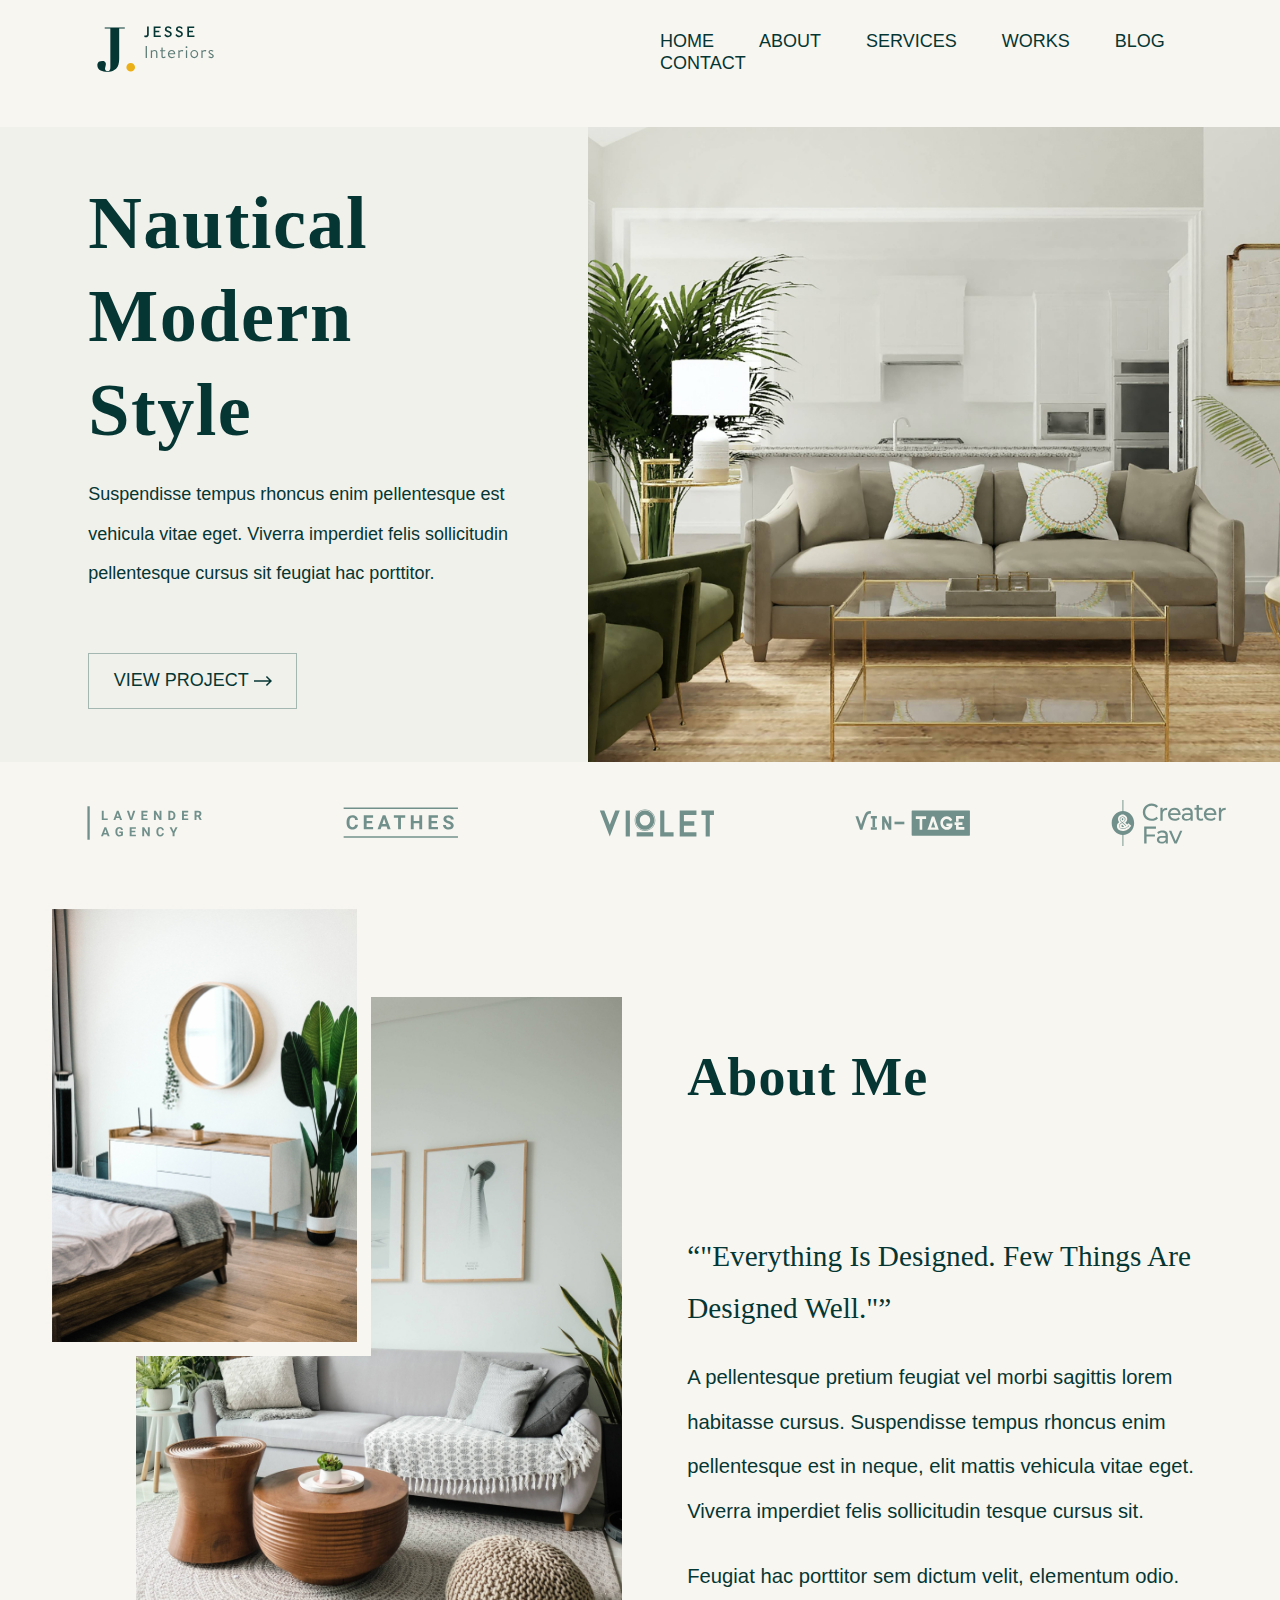
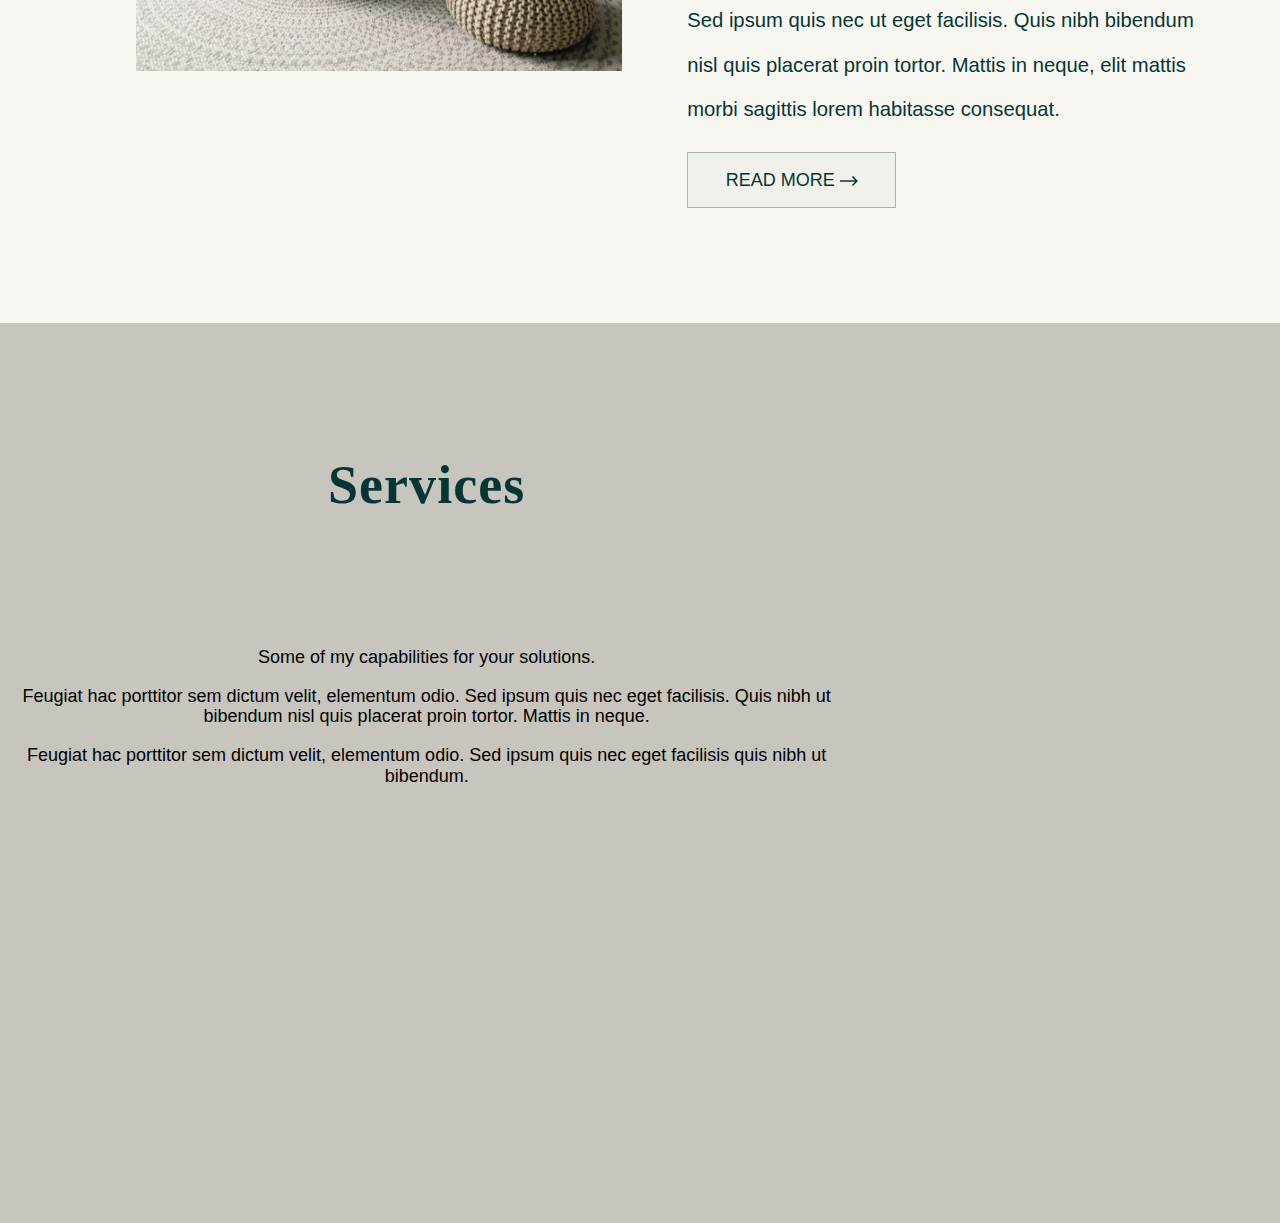
<file: Grid/index.html>
<!DOCTYPE html>
<html lang="en">

<head>
    <meta charset="UTF-8">
    <meta http-equiv="X-UA-Compatible" content="IE=edge">
    <meta name="viewport" content="width=device-width, initial-scale=1.0">
    <title>Document</title>
    <link rel="stylesheet" href="CSS/style.norm copy.css">
    <link rel="preconnect" href="https://fonts.googleapis.com">
    <link rel="preconnect" href="https://fonts.gstatic.com" crossorigin>
    <link href="https://fonts.googleapis.com/css2?family=Rubik:wght@300&display=swap" rel="stylesheet">
    <link rel="preconnect" href="https://fonts.googleapis.com">
    <link rel="preconnect" href="https://fonts.gstatic.com" crossorigin>
    <link href="https://fonts.googleapis.com/css2?family=Rubik:wght@300&display=swap" rel="stylesheet">
    <link rel="stylesheet" href="CSS/style.grid.css">
    <style>
        p + p {
            margin-top: 1em;
            
        }
        ul {
            list-style: none;
        }
        body {
            box-sizing: border-box;
            font-family: 'Work Sans', sans-serif;
            font-size: 1.125em;
            font-weight: 300;
            width: 100%;
            height: 100%;

        }
    

        body img {
            width: 100%;
            max-width: 100%;
        }

        .header_grid {
            /* header_grid_container*/
            display: grid;
            /* elements_position_of_grid*/
            grid-template-rows: 1fr 5fr;
            grid-template-areas: "navbar"
                "slider";

        }


        .navbar {
            /* name_area */
            grid-area: navbar;
            /* nav_grid */
            display: grid;
            grid-template-columns: 1fr 1fr;
            grid-template-areas: "logo menu";
            /* position */
            align-items: center;
            /* decoration */
            background-color: #F8F6F1;
        }

        .slider {
            /* name_area */
            grid-area: slider;
            /* slider_grid */
            display: grid;
            grid-template-columns: 1.7fr 2fr;
            grid-template-areas: "slider_title slider_image";



        }

        .logo {
            /* name_area */
            grid-area: logo;
            /* position */
            padding-left: 15%;
        }

        .menu_bar {
            /* name_area */
            grid-area: menu;
            /* decoration */



        }

        .menu li {
            /* decoration_menu */
            display: inline;
        }

        .menu a {
            /* decoration_text_menu */
            text-decoration: none;
            font-style: normal;
            
            font-size: 1em;
            line-height: 1.1875em;
            /* identical to box height */
            text-transform: uppercase;
            color: #053634;
            /* position */
            padding: 10px 20px;

        }

        .menu {
            /* position */
            padding: 0;
        }

        .menu li a:hover {
            /* hover decaration */
            color: #053634;
            padding-bottom: 10px;
            border-bottom: 1.5px solid #4d4d4d;

        }

        .slider_main_grid {
            /* name_area */
            grid-area: slider_title;
            align-self: center;
            background-color: #F0F1EA;
            margin-left: auto;
            margin-right: auto;

        }

        .slider_img {
            /* name_area */
            grid-area: slider_image;
          position: relative;
          overflow: hidden;

        }

        .slider_title {
            /* text decoration */

            Font-family: 'Playfair Display';
            font-style: normal;
            font-weight: 700;
            font-size: 4.124em;
            line-height: 126%;
            /* or 83px */

            letter-spacing: 0.02em;
            text-transform: capitalize;

            color: #053634;
            /* position */
            margin-left: 15%;
            margin-bottom: 0;
            margin-right: 10%;



        }

        .slider_text {
            /* text decoration */
            font-style: normal;
            line-height: 220%;
            color: #053634;
            /* position */
            margin-left: 15%;
            margin-bottom: 10%;
            margin-right: 10%;



        }

        button {
            /* button decoration */
            border: 1px solid #A4B7B1;
            background-color: #F0F1EA;
            width: 209px;
            height: 56px;
            margin-left: 15%;
            margin-bottom: 9%;
        }

        button a {
            text-decoration: none;
            font-family: 'Work Sans', sans-serif;
            font-style: normal;
            font-weight: 500;
            font-size: 1em;
            line-height: 1.1875em;
            /* identical to box height */
            text-transform: uppercase;
            /* decoration */
            color: #053634;

        }

        button:hover {
            background-color: #f6d044;

        }

        .brand {

            display: grid;
            grid-template-columns: 1fr 1fr 1fr 1fr 1fr;
            align-items: center;
            max-height: 2vh;

            padding-top: 3%;
            padding-bottom: 3%;
            background-color: #F8F6F1;

        }

        .brand img {
            padding-left: 34%;
            max-width: 45%;

        }
        .slider_image{
            object-fit: cover;
            width: 100%;
            height: 100%;
            position: absolute;
            top: 0;
            left: 0;
        }

        .about_me {
            /* grid_container */
            display: grid;
            grid-template-columns: 1fr 1fr;
            /* position */
            padding: 3%;
            background-color: #F8F6F1;
            gap: 3%;
        }

        .image_about {
            /* grid_container */
            display: grid;
            grid-template-columns: repeat(12, 1fr);

        }

        .image_about_1 {
            /* position */
            grid-column: 1 / span 8;
            grid-row: 1;
            max-width: 37vh;
            z-index: 1;
        }

        .image_about_2 {
            /* position */
            grid-column: 3 / -1;
            grid-row: 1;
            padding-top: 21%;
            max-width: 62vh;
        }

        .text_about {
            /* position */
            align-self: center;
            justify-self: center;
            padding: 5%;
        }

        h2,h3 {
            font-family: 'Playfair Display';
            font-style: normal;
            font-weight: 700;
            font-size: 3em;
            line-height: 4em;
            /* identical to box height */

            letter-spacing: 0.02em;
            text-transform: capitalize;

            color: #053634;

        }

        .text_about p {
            font-family: 'Work Sans', sans-serif;
            font-style: normal;
            font-weight: 200;
            font-size: 1.125em;
            line-height: 220%;
            /* or 40px */


            color: #053634;
        }

        q {
            font-family: 'Work Sans';
            font-style: normal;
            font-weight: 300;
            font-size: 1.625em;
            line-height: 180%;
            /* identical to box height, or 47px */

            text-transform: capitalize;

            color: #053634;

        }

        .button2 {
            margin-left: 0;
        }
        
       
    </style>
</head>



<body>
    <header class="header_grid">
        <div class="navbar">
            <div class="logo">
                <svg width="119" height="79" viewBox="0 0 119 79" fill="none" xmlns="http://www.w3.org/2000/svg">
                    <path
                        d="M48.336 26C48.848 26.112 49.328 26.176 49.792 26.176C51.664 26.176 52.768 25.248 52.768 23.376V15.44H51.072V23.2C51.072 24.272 50.528 24.624 49.424 24.624C49.184 24.624 48.816 24.592 48.336 24.544V26ZM57.6617 26H64.7978V24.48H59.3577V21.136H63.3098V19.664H59.3577V16.96H64.6058V15.44H57.6617V26ZM68.2591 23.888C69.0751 25.312 70.5151 26.176 72.2431 26.176C74.2751 26.176 75.7791 24.96 75.7791 23.12C75.7791 21.728 74.9631 20.896 73.2511 20.112L72.0671 19.568C71.0271 19.04 70.6591 18.896 70.5951 18.064C70.5951 17.232 71.2991 16.784 72.1951 16.784C73.0911 16.784 73.8591 17.232 74.4191 18.064L75.6031 17.152C74.9471 16.016 73.6831 15.264 72.1951 15.264C70.3711 15.264 68.8671 16.4 68.8671 18.128C68.8671 19.536 69.7951 20.352 71.3311 21.056L72.4991 21.6C73.6031 22.112 74.0511 22.432 74.0511 23.184C74.0511 24.08 73.3151 24.656 72.2271 24.656C71.0111 24.656 70.1631 24 69.4591 22.976L68.2591 23.888ZM79.3585 23.888C80.1745 25.312 81.6145 26.176 83.3425 26.176C85.3745 26.176 86.8785 24.96 86.8785 23.12C86.8785 21.728 86.0625 20.896 84.3505 20.112L83.1665 19.568C82.1265 19.04 81.7585 18.896 81.6945 18.064C81.6945 17.232 82.3985 16.784 83.2945 16.784C84.1905 16.784 84.9585 17.232 85.5185 18.064L86.7025 17.152C86.0465 16.016 84.7825 15.264 83.2945 15.264C81.4705 15.264 79.9665 16.4 79.9665 18.128C79.9665 19.536 80.8945 20.352 82.4305 21.056L83.5985 21.6C84.7025 22.112 85.1505 22.432 85.1505 23.184C85.1505 24.08 84.4145 24.656 83.3265 24.656C82.1105 24.656 81.2625 24 80.5585 22.976L79.3585 23.888ZM91.288 26H98.424V24.48H92.984V21.136H96.936V19.664H92.984V16.96H98.232V15.44H91.288V26Z"
                        fill="#053634" />
                    <path
                        d="M49.632 46.677C49.632 46.847 49.785 47 49.955 47H50.635C50.805 47 50.958 46.847 50.958 46.677V35.423C50.958 35.253 50.805 35.1 50.635 35.1H49.955C49.785 35.1 49.632 35.253 49.632 35.423V46.677ZM54.8118 46.626C54.8118 46.83 54.9818 47 55.1858 47H55.6958C55.8828 47 56.0698 46.83 56.0698 46.626V41.203C56.0698 41.203 57.0048 40.115 58.4838 40.115C59.6398 40.115 60.1498 40.812 60.1498 42.308V46.626C60.1498 46.83 60.3198 47 60.5238 47H61.0338C61.2208 47 61.4078 46.83 61.4078 46.626V42.478C61.4078 40.455 60.8468 38.976 58.5688 38.976C56.9368 38.976 55.9338 39.979 55.9338 39.979L55.7638 39.384C55.7298 39.214 55.6278 39.146 55.4578 39.146H55.1858C54.9818 39.146 54.8118 39.333 54.8118 39.52V46.626ZM65.4229 40.234V45.011C65.4229 46.235 65.7289 47.187 67.2249 47.187C68.2789 47.187 69.0949 46.796 69.4349 46.558C69.6389 46.422 69.6729 46.303 69.5709 46.048L69.4179 45.691C69.3329 45.504 69.2309 45.351 68.9249 45.538C68.6019 45.742 68.1089 46.048 67.3779 46.048C66.9359 46.048 66.6809 45.742 66.6809 44.926V40.234H68.9929C69.2139 40.234 69.3839 40.064 69.3839 39.86V39.52C69.3839 39.299 69.2139 39.146 68.9929 39.146H66.6809V36.936C66.6809 36.732 66.5279 36.545 66.3239 36.562L65.7969 36.596C65.6099 36.613 65.4229 36.766 65.4229 36.97V39.146H64.3859C64.1479 39.146 63.9949 39.299 63.9949 39.52V39.86C63.9949 40.064 64.1479 40.234 64.3859 40.234H65.4229ZM71.8813 43.073C71.8813 45.317 73.3093 47.187 75.6893 47.187C77.0493 47.187 78.0863 46.66 78.5623 46.286C78.8513 46.065 78.7833 45.98 78.6303 45.742L78.4263 45.453C78.2223 45.147 78.1033 45.215 77.8313 45.402C77.3893 45.691 76.7433 46.048 75.7063 46.048C74.2783 46.048 73.1733 44.671 73.1393 43.362H78.8513C79.0213 43.362 79.1913 43.226 79.2083 43.022C79.2253 42.886 79.2423 42.682 79.2423 42.546C79.2423 40.489 77.7463 38.976 75.6893 38.976C73.3093 38.976 71.8813 40.863 71.8813 43.073ZM73.1563 42.359C73.3093 41.135 74.3633 40.115 75.6893 40.115C77.0323 40.115 77.9503 41.203 77.9843 42.359H73.1563ZM82.3259 46.626C82.3259 46.83 82.4959 47 82.6999 47H83.2099C83.3969 47 83.5839 46.83 83.5839 46.626V41.186C83.5839 41.186 84.1959 40.183 85.7089 40.183C86.0829 40.183 86.3719 40.319 86.5589 40.404C86.7459 40.489 86.9329 40.472 87.0179 40.217L87.2389 39.605C87.4259 39.061 86.4569 38.976 85.8619 38.976C84.2299 38.976 83.4479 39.979 83.4479 39.979L83.3119 39.418C83.2609 39.231 83.1249 39.146 82.9719 39.146H82.6999C82.4959 39.146 82.3259 39.333 82.3259 39.52V46.626ZM90.4985 37.123C91.0255 37.123 91.4335 36.698 91.4335 36.205C91.4335 35.661 91.0255 35.253 90.4985 35.253C89.9885 35.253 89.5805 35.661 89.5805 36.205C89.5805 36.698 89.9885 37.123 90.4985 37.123ZM89.9035 46.626C89.9035 46.83 90.0735 47 90.2775 47H90.7875C90.9745 47 91.1615 46.83 91.1615 46.626V39.52C91.1615 39.333 90.9745 39.146 90.7875 39.146H90.2775C90.0735 39.146 89.9035 39.333 89.9035 39.52V46.626ZM94.3315 43.056C94.3315 45.3 96.0995 47.187 98.2755 47.187C100.452 47.187 102.22 45.3 102.22 43.056C102.22 40.846 100.452 38.976 98.2755 38.976C96.0995 38.976 94.3315 40.846 94.3315 43.056ZM95.5725 43.056C95.5725 41.458 96.7285 40.115 98.2755 40.115C99.8225 40.115 100.962 41.458 100.962 43.056C100.962 44.688 99.8225 46.048 98.2755 46.048C96.7285 46.048 95.5725 44.688 95.5725 43.056ZM105.374 46.626C105.374 46.83 105.544 47 105.748 47H106.258C106.445 47 106.632 46.83 106.632 46.626V41.186C106.632 41.186 107.244 40.183 108.757 40.183C109.131 40.183 109.42 40.319 109.607 40.404C109.794 40.489 109.981 40.472 110.066 40.217L110.287 39.605C110.474 39.061 109.505 38.976 108.91 38.976C107.278 38.976 106.496 39.979 106.496 39.979L106.36 39.418C106.309 39.231 106.173 39.146 106.02 39.146H105.748C105.544 39.146 105.374 39.333 105.374 39.52V46.626ZM115.145 47.187C116.743 47.187 117.814 46.184 117.814 44.943C117.814 43.515 116.641 43.005 115.281 42.376C114.329 41.934 113.785 41.679 113.785 40.982C113.785 40.608 114.074 40.115 114.941 40.115C115.672 40.115 116.216 40.37 116.556 40.574C116.726 40.676 116.981 40.659 117.1 40.438L117.27 40.115C117.389 39.894 117.355 39.724 117.185 39.588C116.811 39.316 115.961 38.976 114.941 38.976C113.122 38.976 112.51 40.217 112.51 41.033C112.51 42.376 113.7 42.937 114.737 43.447C115.876 44.008 116.488 44.314 116.488 45.062C116.488 45.674 115.944 46.048 115.145 46.048C114.142 46.048 113.462 45.555 113.19 45.351C112.969 45.198 112.833 45.266 112.731 45.453L112.493 45.895C112.425 46.031 112.459 46.15 112.544 46.235C112.952 46.609 113.836 47.187 115.145 47.187Z"
                        fill="#5F7D78" />
                    <path
                        d="M23.18 47.556V17.422H28.792V16.568H8.723V17.422H14.335V56.035C14.335 56.401 14.3147 56.828 14.274 57.316C14.274 57.7633 14.1927 58.1903 14.03 58.597C13.8673 59.0037 13.603 59.3493 13.237 59.634C12.9117 59.878 12.4033 60 11.712 60C11.5493 60 11.3053 60 10.98 60C10.6953 59.9593 10.4107 59.878 10.126 59.756C9.84133 59.5933 9.577 59.3493 9.333 59.024C9.12967 58.6987 9.028 58.231 9.028 57.621C9.028 57.4583 9.06867 57.1737 9.15 56.767C9.23133 56.3603 9.333 55.913 9.455 55.425C9.577 54.937 9.67867 54.4693 9.76 54.022C9.84133 53.5747 9.882 53.2087 9.882 52.924C9.882 52.2733 9.73967 51.765 9.455 51.399C9.211 50.9923 8.88567 50.6873 8.479 50.484C8.113 50.2807 7.70633 50.1587 7.259 50.118C6.85233 50.0367 6.48633 49.996 6.161 49.996C4.941 49.996 4.00567 50.1993 3.355 50.606C2.70433 50.972 2.21633 51.399 1.891 51.887C1.60633 52.375 1.44367 52.863 1.403 53.351C1.36233 53.7983 1.342 54.1237 1.342 54.327C1.342 55.6283 1.647 56.706 2.257 57.56C2.867 58.414 3.63967 59.085 4.575 59.573C5.51033 60.061 6.54733 60.3863 7.686 60.549C8.82467 60.7523 9.92267 60.854 10.98 60.854C13.9893 60.854 16.3073 60.3457 17.934 59.329C19.6013 58.3123 20.8213 57.1127 21.594 55.73C22.3667 54.3067 22.814 52.8427 22.936 51.338C23.0987 49.8333 23.18 48.5727 23.18 47.556Z"
                        fill="#053634" />
                    <path
                        d="M30.378 56.279C30.378 57.4583 30.805 58.475 31.659 59.329C32.513 60.1423 33.5297 60.549 34.709 60.549C35.8883 60.549 36.905 60.1423 37.759 59.329C38.613 58.475 39.04 57.4583 39.04 56.279C39.04 55.0997 38.613 54.083 37.759 53.229C36.905 52.375 35.8883 51.948 34.709 51.948C33.5297 51.948 32.513 52.375 31.659 53.229C30.805 54.083 30.378 55.0997 30.378 56.279Z"
                        fill="#EBB017" />
                </svg>
            </div>
            <nav class="menu_bar">
                <ul class="menu">
                    <li><a href="#">Home</a></li>
                    <li><a href="#">About</a></li>
                    <li><a href="#">Services</a></li>
                    <li><a href="#">Works</a></li>
                    <li><a href="#">Blog</a></li>
                    <li><a href="#">Contact</a></li>
                </ul>
            </nav>
            <nav class="burger_menu"></nav>
        </div>
        <div class="slider">
            <div class="slider_main_grid">
                <h1 class="slider_title">Nautical Modern Style</h1>
                <p class="slider_text">Suspendisse tempus rhoncus enim
                    pellentesque est vehicula vitae eget. Viverra imperdiet
                    felis sollicitudin pellentesque cursus sit feugiat hac porttitor.</p>
                <button class="slider_button">
                    <a class="button_name" href="#">View Project</a>
                    <svg width="18" height="10" viewBox="0 0 18 10" fill="none" xmlns="http://www.w3.org/2000/svg">
                        <path
                            d="M12.9422 0L11.882 1.07084L15.107 4.25584H0V5.74416H15.107L11.8828 8.9299L12.9422 10L18 5L12.9422 0Z"
                            fill="#053634" />
                    </svg>
                </button>
            </div>
            <div class="slider_img">
<img class="slider_image" src="Images/slider.jpg">
            </div>
        </div>
    </header>
    <div class="brand">
        <img src="Images/logo1.svg" alt="">
        <img src="Images/logo6.svg" alt="">
        <img src="Images/logo3.svg" alt="">
        <img src="Images/logo4.svg" alt="">
        <img src="Images/logo2.svg" alt="">

    </div>
    <main>
        <section class="about_me">
            <div class="image_about">
                <img class="image_about_1" src="Images/me1.jpg" alt="">
                <img class="image_about_2" src="Images/me2.jpg" alt="">
            </div>
            <div class="text_about">
                <h2>About me</h2>
                <q>"Everything is designed. Few things are designed well."</q>
                <p>A pellentesque pretium feugiat vel morbi sagittis lorem habitasse cursus.
                    Suspendisse tempus rhoncus enim pellentesque est in neque, elit mattis vehicula vitae eget.
                    Viverra imperdiet felis sollicitudin tesque cursus sit.</p>
                <p>Feugiat hac porttitor sem dictum velit, elementum odio. Sed ipsum quis nec ut eget facilisis.
                    Quis nibh bibendum nisl quis placerat proin tortor. Mattis in neque, elit mattis morbi sagittis
                    lorem habitasse consequat.</p>
                <button class="button2">
                    <a class="button2_name" href="#">Read more</a>
                    <svg width="18" height="10" viewBox="0 0 18 10" fill="none" xmlns="http://www.w3.org/2000/svg">
                        <path
                            d="M12.9422 0L11.882 1.07084L15.107 4.25584H0V5.74416H15.107L11.8828 8.9299L12.9422 10L18 5L12.9422 0Z"
                            fill="#053634" />
                    </svg>
                </button>
            </div>
        </section>
        <section class="services">
            <div class="container">
                <div class="services-row">
                    <div class="services-content">
                        <h3 class="services-heading">Services</h3>
                        <div class="services-text">
                            <p>Some of my capabilities for your solutions.</p>

                            <p>Feugiat hac porttitor sem dictum velit, elementum odio.
                                 Sed ipsum quis nec eget facilisis. Quis nibh ut bibendum 
                                 nisl quis placerat proin tortor. Mattis in neque.</p>

                            <p>Feugiat hac porttitor sem dictum velit, elementum odio. 
                                Sed ipsum quis nec eget facilisis quis nibh ut bibendum.</p>
                        </div>
                        <div class="services-button">
                            <a href="" class="btn"></a>
                        </div>
                    </div>
                    <div class="services-img"></div>

                </div>

            </div>
        </section>
        <section class="portfolio"></section>
        <section class="comments"></section>
        <section class="newsletter"></section>
        <article class="blog"></article>
        <section class="contact_me"></section>
        <footer class=""></footer>
    </main>
</body>

</html>
</file>
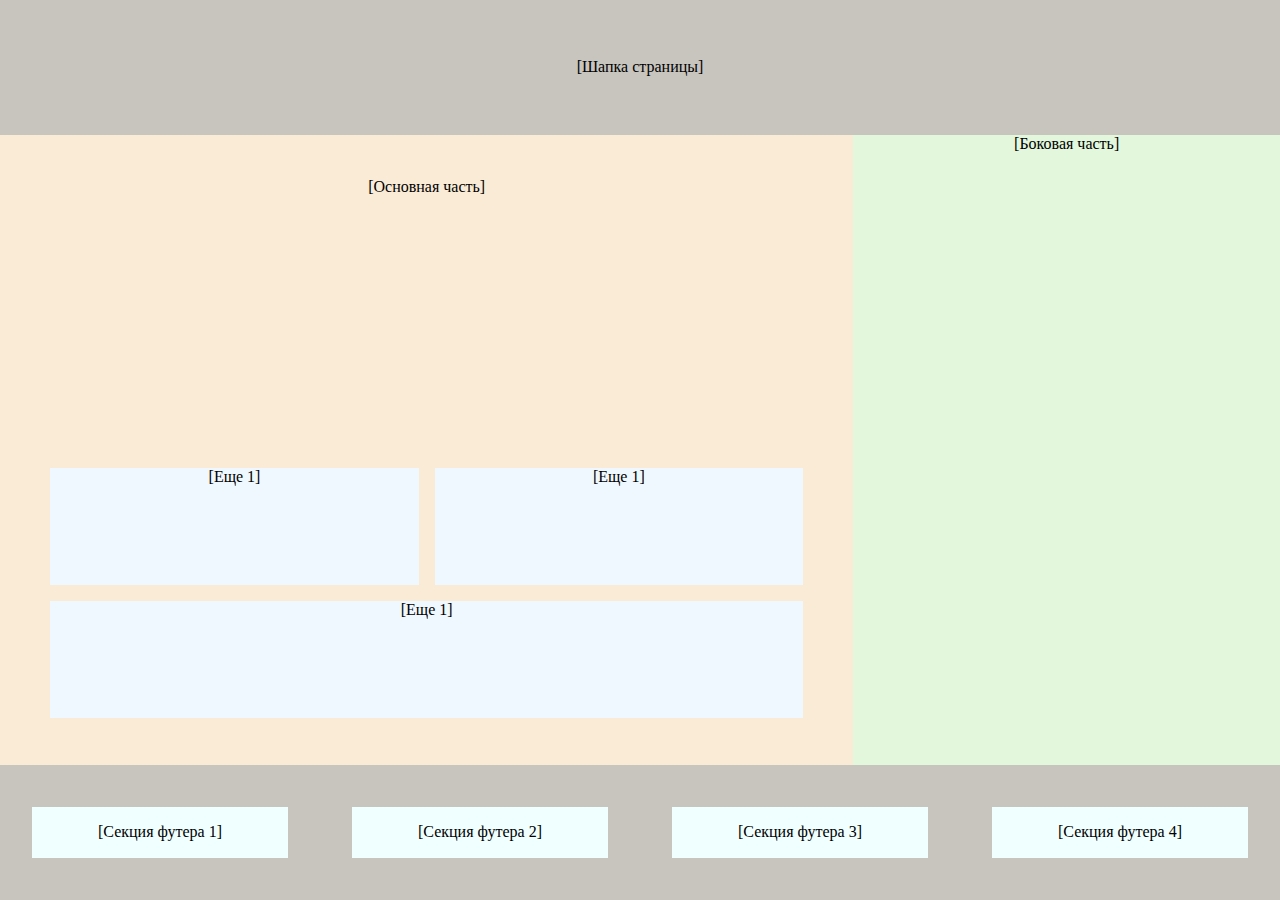
<file: Grid-maket/index.grid1.html>
<!DOCTYPE html>
<html lang="en">

<head>
    <meta charset="UTF-8">
    <meta http-equiv="X-UA-Compatible" content="IE=edge">
    <meta name="viewport" content="width=device-width, initial-scale=1.0">
    <title>Document</title>
    <link rel="stylesheet" href="style.norm.css">
    <link rel="stylesheet" href="style.grid1.css">

</head>

<div class="container">
    <header class="header"> [Шапка страницы]</header>
    <main class="main">
        <div class="mainpart">[Основная часть] </div>
        <div class="main_grid2">
            <div class="one">[Еще 1]</div>
            <div class="two">[Еще 1]</div>
            <div class="three">[Еще 1]</div>
        </div>
    </main>
    <aside class="aside">[Боковая часть]</aside>
    <footer class="footer">
        <div class="footer1">[Секция футера 1]</div>
        <div class="footer2">[Секция футера 2]</div>
        <div class="footer3">[Секция футера 3]</div>
        <div class="footer4"> [Секция футера 4]</div>
    </footer>
</div>

</html>
</file>
<file: Grid/CSS/style.norm copy.css>
/* Document
   ========================================================================== */

/**
 * 1. Correct the line height in all browsers.
 * 2. Prevent adjustments of font size after orientation changes in iOS.
 */

 html {
    line-height: 1.15; /* 1 */
    -webkit-text-size-adjust: 100%; /* 2 */
  }
  
  /* Sections
     ========================================================================== */
  
  /**
   * Remove the margin in all browsers.
   */
  
  body {
    margin: 0;
  }
  
  /**
   * Render the `main` element consistently in IE.
   */
  
  main {
    display: block;
  }
  
  /**
   * Correct the font size and margin on `h1` elements within `section` and
   * `article` contexts in Chrome, Firefox, and Safari.
   */
  
  h1 {
    font-size: 2em;
    margin: 0.67em 0;
  }
  
  /* Grouping content
     ========================================================================== */
  
  /**
   * 1. Add the correct box sizing in Firefox.
   * 2. Show the overflow in Edge and IE.
   */
  
  hr {
    box-sizing: content-box; /* 1 */
    height: 0; /* 1 */
    overflow: visible; /* 2 */
  }
  
  /**
   * 1. Correct the inheritance and scaling of font size in all browsers.
   * 2. Correct the odd `em` font sizing in all browsers.
   */
  
  pre {
    font-family: monospace, monospace; /* 1 */
    font-size: 1em; /* 2 */
  }
  
  /* Text-level semantics
     ========================================================================== */
  
  /**
   * Remove the gray background on active links in IE 10.
   */
  
  a {
    background-color: transparent;
  }
  
  /**
   * 1. Remove the bottom border in Chrome 57-
   * 2. Add the correct text decoration in Chrome, Edge, IE, Opera, and Safari.
   */
  
  abbr[title] {
    border-bottom: none; /* 1 */
    text-decoration: underline; /* 2 */
    text-decoration: underline dotted; /* 2 */
  }
  
  /**
   * Add the correct font weight in Chrome, Edge, and Safari.
   */
  
  b,
  strong {
    font-weight: bolder;
  }
  
  /**
   * 1. Correct the inheritance and scaling of font size in all browsers.
   * 2. Correct the odd `em` font sizing in all browsers.
   */
  
  code,
  kbd,
  samp {
    font-family: monospace, monospace; /* 1 */
    font-size: 1em; /* 2 */
  }
  
  /**
   * Add the correct font size in all browsers.
   */
  
  small {
    font-size: 80%;
  }
  
  /**
   * Prevent `sub` and `sup` elements from affecting the line height in
   * all browsers.
   */
  
  sub,
  sup {
    font-size: 75%;
    line-height: 0;
    position: relative;
    vertical-align: baseline;
  }
  
  sub {
    bottom: -0.25em;
  }
  
  sup {
    top: -0.5em;
  }
  
  /* Embedded content
     ========================================================================== */
  
  /**
   * Remove the border on images inside links in IE 10.
   */
  
  img {
    border-style: none;
  }
  
  /* Forms
     ========================================================================== */
  
  /**
   * 1. Change the font styles in all browsers.
   * 2. Remove the margin in Firefox and Safari.
   */
  
  button,
  input,
  optgroup,
  select,
  textarea {
    font-family: inherit; /* 1 */
    font-size: 100%; /* 1 */
    line-height: 1.15; /* 1 */
    margin: 0; /* 2 */
  }
  
  /**
   * Show the overflow in IE.
   * 1. Show the overflow in Edge.
   */
  
  button,
  input { /* 1 */
    overflow: visible;
  }
  
  /**
   * Remove the inheritance of text transform in Edge, Firefox, and IE.
   * 1. Remove the inheritance of text transform in Firefox.
   */
  
  button,
  select { /* 1 */
    text-transform: none;
  }
  
  /**
   * Correct the inability to style clickable types in iOS and Safari.
   */
  
  button,
  [type="button"],
  [type="reset"],
  [type="submit"] {
    -webkit-appearance: button;
  }
  
  /**
   * Remove the inner border and padding in Firefox.
   */
  
  button::-moz-focus-inner,
  [type="button"]::-moz-focus-inner,
  [type="reset"]::-moz-focus-inner,
  [type="submit"]::-moz-focus-inner {
    border-style: none;
    padding: 0;
  }
  
  /**
   * Restore the focus styles unset by the previous rule.
   */
  
  button:-moz-focusring,
  [type="button"]:-moz-focusring,
  [type="reset"]:-moz-focusring,
  [type="submit"]:-moz-focusring {
    outline: 1px dotted ButtonText;
  }
  
  /**
   * Correct the padding in Firefox.
   */
  
  fieldset {
    padding: 0.35em 0.75em 0.625em;
  }
  
  /**
   * 1. Correct the text wrapping in Edge and IE.
   * 2. Correct the color inheritance from `fieldset` elements in IE.
   * 3. Remove the padding so developers are not caught out when they zero out
   *    `fieldset` elements in all browsers.
   */
  
  legend {
    box-sizing: border-box; /* 1 */
    color: inherit; /* 2 */
    display: table; /* 1 */
    max-width: 100%; /* 1 */
    padding: 0; /* 3 */
    white-space: normal; /* 1 */
  }
  
  /**
   * Add the correct vertical alignment in Chrome, Firefox, and Opera.
   */
  
  progress {
    vertical-align: baseline;
  }
  
  /**
   * Remove the default vertical scrollbar in IE 10+.
   */
  
  textarea {
    overflow: auto;
  }
  
  /**
   * 1. Add the correct box sizing in IE 10.
   * 2. Remove the padding in IE 10.
   */
  
  [type="checkbox"],
  [type="radio"] {
    box-sizing: border-box; /* 1 */
    padding: 0; /* 2 */
  }
  
  /**
   * Correct the cursor style of increment and decrement buttons in Chrome.
   */
  
  [type="number"]::-webkit-inner-spin-button,
  [type="number"]::-webkit-outer-spin-button {
    height: auto;
  }
  
  /**
   * 1. Correct the odd appearance in Chrome and Safari.
   * 2. Correct the outline style in Safari.
   */
  
  [type="search"] {
    -webkit-appearance: textfield; /* 1 */
    outline-offset: -2px; /* 2 */
  }
  
  /**
   * Remove the inner padding in Chrome and Safari on macOS.
   */
  
  [type="search"]::-webkit-search-decoration {
    -webkit-appearance: none;
  }
  
  /**
   * 1. Correct the inability to style clickable types in iOS and Safari.
   * 2. Change font properties to `inherit` in Safari.
   */
  
  ::-webkit-file-upload-button {
    -webkit-appearance: button; /* 1 */
    font: inherit; /* 2 */
  }
  
  /* Interactive
     ========================================================================== */
  
  /*
   * Add the correct display in Edge, IE 10+, and Firefox.
   */
  
  details {
    display: block;
  }
  
  /*
   * Add the correct display in all browsers.
   */
  
  summary {
    display: list-item;
  }
  
  /* Misc
     ========================================================================== */
  
  /**
   * Add the correct display in IE 10+.
   */
  
  template {
    display: none;
  }
  
  /**
   * Add the correct display in IE 10.
   */
  
  [hidden] {
    display: none;
  }
</file>
<file: Grid/CSS/style.grid.css>
.container {
    /* grid container */
    display: grid;
    grid-template-areas: " header header"
        "main aside"
        "footer footer";
    grid-template-columns: 2fr 1fr;
    grid-template-rows: 80px 1fr 80px;
    /* decoration */
    background-color: rgb(200, 197, 191);
    height: 100vh;
    text-align: center;


}


.header {
    grid-area: header;
    padding: 10px;
    align-self: center;

}

.main {
    grid-area: main;
    background-color: antiquewhite;
    display: grid;
    grid-template-columns: 1fr;
    grid-template-rows: 1fr 1fr;
    justify-content: center;
    row-gap: 10px;
    padding: 10px;

}



.main_grid2 {
    display: grid;
    grid-template-columns: 1fr 1fr;
    grid-template-rows: 1fr 1fr;
    grid-template-areas: " one two "
        " three three ";

    align-items: center;


    gap: 1rem;
    margin-right: 20px;
    margin-left: 20px;



}


.one {
    grid-area: one;
    align-self: end;
    padding: 10px;





}

.two {
    grid-area: two;
    align-self: end;
    padding: 10px;

}

.three {
    grid-area: three;
    align-self: start;
    padding: 10px;



}

.main_grid2 div {

    background-color: aliceblue;
    height: 13vh;




}

.aside {
    grid-area: aside;
    background-color: rgb(226, 247, 220);
    padding: 10px;
}

.footer {
    grid-area: footer;
    display: grid;
    grid-template-columns: 1fr 1fr 1fr 1fr;
    grid-template-rows: 7vh;

    justify-content: space-around;
    align-content: space-around;

}

.footer div {
    background-color: azure;
    margin-left: 20px;
    margin-right: 20px;
    word-break: break-all;
    padding: 19px;
    align-self: center;

}
</file>
<file: Grid-maket/style.norm.css>
/* Document
   ========================================================================== */

/**
 * 1. Correct the line height in all browsers.
 * 2. Prevent adjustments of font size after orientation changes in iOS.
 */

 html {
    line-height: 1.15; /* 1 */
    -webkit-text-size-adjust: 100%; /* 2 */
  }
  
  /* Sections
     ========================================================================== */
  
  /**
   * Remove the margin in all browsers.
   */
  
  body {
    margin: 0;
  }
  
  /**
   * Render the `main` element consistently in IE.
   */
  
  main {
    display: block;
  }
  
  /**
   * Correct the font size and margin on `h1` elements within `section` and
   * `article` contexts in Chrome, Firefox, and Safari.
   */
  
  h1 {
    font-size: 2em;
    margin: 0.67em 0;
  }
  
  /* Grouping content
     ========================================================================== */
  
  /**
   * 1. Add the correct box sizing in Firefox.
   * 2. Show the overflow in Edge and IE.
   */
  
  hr {
    box-sizing: content-box; /* 1 */
    height: 0; /* 1 */
    overflow: visible; /* 2 */
  }
  
  /**
   * 1. Correct the inheritance and scaling of font size in all browsers.
   * 2. Correct the odd `em` font sizing in all browsers.
   */
  
  pre {
    font-family: monospace, monospace; /* 1 */
    font-size: 1em; /* 2 */
  }
  
  /* Text-level semantics
     ========================================================================== */
  
  /**
   * Remove the gray background on active links in IE 10.
   */
  
  a {
    background-color: transparent;
  }
  
  /**
   * 1. Remove the bottom border in Chrome 57-
   * 2. Add the correct text decoration in Chrome, Edge, IE, Opera, and Safari.
   */
  
  abbr[title] {
    border-bottom: none; /* 1 */
    text-decoration: underline; /* 2 */
    text-decoration: underline dotted; /* 2 */
  }
  
  /**
   * Add the correct font weight in Chrome, Edge, and Safari.
   */
  
  b,
  strong {
    font-weight: bolder;
  }
  
  /**
   * 1. Correct the inheritance and scaling of font size in all browsers.
   * 2. Correct the odd `em` font sizing in all browsers.
   */
  
  code,
  kbd,
  samp {
    font-family: monospace, monospace; /* 1 */
    font-size: 1em; /* 2 */
  }
  
  /**
   * Add the correct font size in all browsers.
   */
  
  small {
    font-size: 80%;
  }
  
  /**
   * Prevent `sub` and `sup` elements from affecting the line height in
   * all browsers.
   */
  
  sub,
  sup {
    font-size: 75%;
    line-height: 0;
    position: relative;
    vertical-align: baseline;
  }
  
  sub {
    bottom: -0.25em;
  }
  
  sup {
    top: -0.5em;
  }
  
  /* Embedded content
     ========================================================================== */
  
  /**
   * Remove the border on images inside links in IE 10.
   */
  
  img {
    border-style: none;
  }
  
  /* Forms
     ========================================================================== */
  
  /**
   * 1. Change the font styles in all browsers.
   * 2. Remove the margin in Firefox and Safari.
   */
  
  button,
  input,
  optgroup,
  select,
  textarea {
    font-family: inherit; /* 1 */
    font-size: 100%; /* 1 */
    line-height: 1.15; /* 1 */
    margin: 0; /* 2 */
  }
  
  /**
   * Show the overflow in IE.
   * 1. Show the overflow in Edge.
   */
  
  button,
  input { /* 1 */
    overflow: visible;
  }
  
  /**
   * Remove the inheritance of text transform in Edge, Firefox, and IE.
   * 1. Remove the inheritance of text transform in Firefox.
   */
  
  button,
  select { /* 1 */
    text-transform: none;
  }
  
  /**
   * Correct the inability to style clickable types in iOS and Safari.
   */
  
  button,
  [type="button"],
  [type="reset"],
  [type="submit"] {
    -webkit-appearance: button;
  }
  
  /**
   * Remove the inner border and padding in Firefox.
   */
  
  button::-moz-focus-inner,
  [type="button"]::-moz-focus-inner,
  [type="reset"]::-moz-focus-inner,
  [type="submit"]::-moz-focus-inner {
    border-style: none;
    padding: 0;
  }
  
  /**
   * Restore the focus styles unset by the previous rule.
   */
  
  button:-moz-focusring,
  [type="button"]:-moz-focusring,
  [type="reset"]:-moz-focusring,
  [type="submit"]:-moz-focusring {
    outline: 1px dotted ButtonText;
  }
  
  /**
   * Correct the padding in Firefox.
   */
  
  fieldset {
    padding: 0.35em 0.75em 0.625em;
  }
  
  /**
   * 1. Correct the text wrapping in Edge and IE.
   * 2. Correct the color inheritance from `fieldset` elements in IE.
   * 3. Remove the padding so developers are not caught out when they zero out
   *    `fieldset` elements in all browsers.
   */
  
  legend {
    box-sizing: border-box; /* 1 */
    color: inherit; /* 2 */
    display: table; /* 1 */
    max-width: 100%; /* 1 */
    padding: 0; /* 3 */
    white-space: normal; /* 1 */
  }
  
  /**
   * Add the correct vertical alignment in Chrome, Firefox, and Opera.
   */
  
  progress {
    vertical-align: baseline;
  }
  
  /**
   * Remove the default vertical scrollbar in IE 10+.
   */
  
  textarea {
    overflow: auto;
  }
  
  /**
   * 1. Add the correct box sizing in IE 10.
   * 2. Remove the padding in IE 10.
   */
  
  [type="checkbox"],
  [type="radio"] {
    box-sizing: border-box; /* 1 */
    padding: 0; /* 2 */
  }
  
  /**
   * Correct the cursor style of increment and decrement buttons in Chrome.
   */
  
  [type="number"]::-webkit-inner-spin-button,
  [type="number"]::-webkit-outer-spin-button {
    height: auto;
  }
  
  /**
   * 1. Correct the odd appearance in Chrome and Safari.
   * 2. Correct the outline style in Safari.
   */
  
  [type="search"] {
    -webkit-appearance: textfield; /* 1 */
    outline-offset: -2px; /* 2 */
  }
  
  /**
   * Remove the inner padding in Chrome and Safari on macOS.
   */
  
  [type="search"]::-webkit-search-decoration {
    -webkit-appearance: none;
  }
  
  /**
   * 1. Correct the inability to style clickable types in iOS and Safari.
   * 2. Change font properties to `inherit` in Safari.
   */
  
  ::-webkit-file-upload-button {
    -webkit-appearance: button; /* 1 */
    font: inherit; /* 2 */
  }
  
  /* Interactive
     ========================================================================== */
  
  /*
   * Add the correct display in Edge, IE 10+, and Firefox.
   */
  
  details {
    display: block;
  }
  
  /*
   * Add the correct display in all browsers.
   */
  
  summary {
    display: list-item;
  }
  
  /* Misc
     ========================================================================== */
  
  /**
   * Add the correct display in IE 10+.
   */
  
  template {
    display: none;
  }
  
  /**
   * Add the correct display in IE 10.
   */
  
  [hidden] {
    display: none;
  }
</file>
<file: Grid-maket/style.grid1.css>
body {
    box-sizing: border-box;
}

body img {
    width: 100%;
    max-width: 100%;
}


.container {
    /* grid container */
    display: grid;
    grid-template-areas: " header header"
        "main aside"
        "footer footer";
    grid-template-columns: 2fr 1fr;
    grid-template-rows: 15% 1fr 15%;
    /* decoration */
    background-color: rgb(200, 197, 191);
    height: 100vh;
    text-align: center;


}

.header {
    /*grid area*/
    grid-area: header;
    /*position*/
    padding: 10px;
    align-self: center;

}

.main {
    /* grid container*/
    display: grid;
    grid-template-columns: 1fr;
    grid-template-rows: 1fr 1fr;
    justify-content: center;
    row-gap: 5%;
    padding: 5%;
    /* Grid area name*/
    grid-area: main;
    /*decoration*/
    background-color: antiquewhite;

}

.main_grid2 {
    /*grid cantainer*/
    display: grid;
    grid-template-columns: 1fr 1fr;
    grid-template-rows: 1fr 1fr;
    grid-template-areas: " one two "
        " three three ";

    /*position og grid elements*/
    align-items: center;
    gap: 1rem;
    margin-right: 1%;
    margin-left: 1%;
}


.one {
    /*grid area*/
    grid-area: one;
    /*position of grid element*/
    align-self: end;
}

.two {
    /*grid area*/
    grid-area: two;
    /*position of grid element*/
    align-self: end;

}

.three {
    /*grid area*/
    grid-area: three;
    /*position of grid element*/
    align-self: start;

}

.three .two .one .aside {
    padding: 10px;
}

.main_grid2 div {
    /*decoration*/
    background-color: aliceblue;
    /*size grid element*/
    height: 13vh;

}

.aside {
    /*grid area*/
    grid-area: aside;
    /*decoration*/
    background-color: rgb(226, 247, 220);
}

.footer {
    /*container*/
    display: grid;
    grid-template-columns: 1fr 1fr 1fr 1fr;
    /*grid area*/
    grid-area: footer;
    /*elements in container*/
    grid-template-rows: 7vh;
    align-content: space-around;
}

.footer div {
    /*position*/
    margin-left: 10%;
    margin-right: 10%;
    padding: 5%;
    align-self: center;
    /*decoration*/
    background-color: azure;
    /*text decoration*/
    word-break: break-all;
}

@media only screen and (max-width:767px) {
    .container {
        /* grid container */
        display: grid;
        grid-template-areas: " header header"
            "main aside"

            "footer footer";
        grid-template-columns: 1fr 20%;
        grid-template-rows: 10% 1fr 10%;
        /* decoration */


    }

    .main {
        /* grid container*/
        display: grid;
        grid-template-columns: 1fr;
        grid-template-rows: 1fr;
        justify-content: center;
        row-gap: 5%;
        padding: 2%;
        /* Grid area name*/
        grid-area: main;
        /*decoration*/
        background-color: antiquewhite;

    }

    .main_grid2 {
        /*grid cantainer*/
        display: grid;
        grid-template-columns: 1fr;
        grid-template-rows: 1fr 1fr 1fr;
        grid-template-areas: " one "
            "two"
            " three ";

        /*position og grid elements*/
        align-items: center;
        gap: 1rem;
        margin-right: 2%;
        margin-left: 2%;
    }

    .one {
        /*grid area*/
        grid-area: one;
        /*position of grid element*/

    }

    .two {
        /*grid area*/
        grid-area: two;
        /*position of grid element*/


    }

    .three {
        /*grid area*/
        grid-area: three;
        /*position of grid element*/


    }

    .three .two .one .aside {
        padding: 10px;
    }

    .main_grid2 div {
        /*decoration*/
        background-color: aliceblue;
        /*size grid element*/
        height: 18vh;

    }
}

@media only screen and (max-width:479px) {
    .container {
        display: grid;
        grid-template-areas: " header header "
            "main main"
            "aside aside"
            "footer footer";

        grid-template-rows: 10% 1fr 1fr 10%;


    }



    .main_grid2 div {
        /*decoration*/
        background-color: aliceblue;
        /*size grid element*/
        height: 15vw;

    }


    @media only screen and (max-width:1024px) {}

    @media only screen and (max-width:1920px) {}
}
</file>
